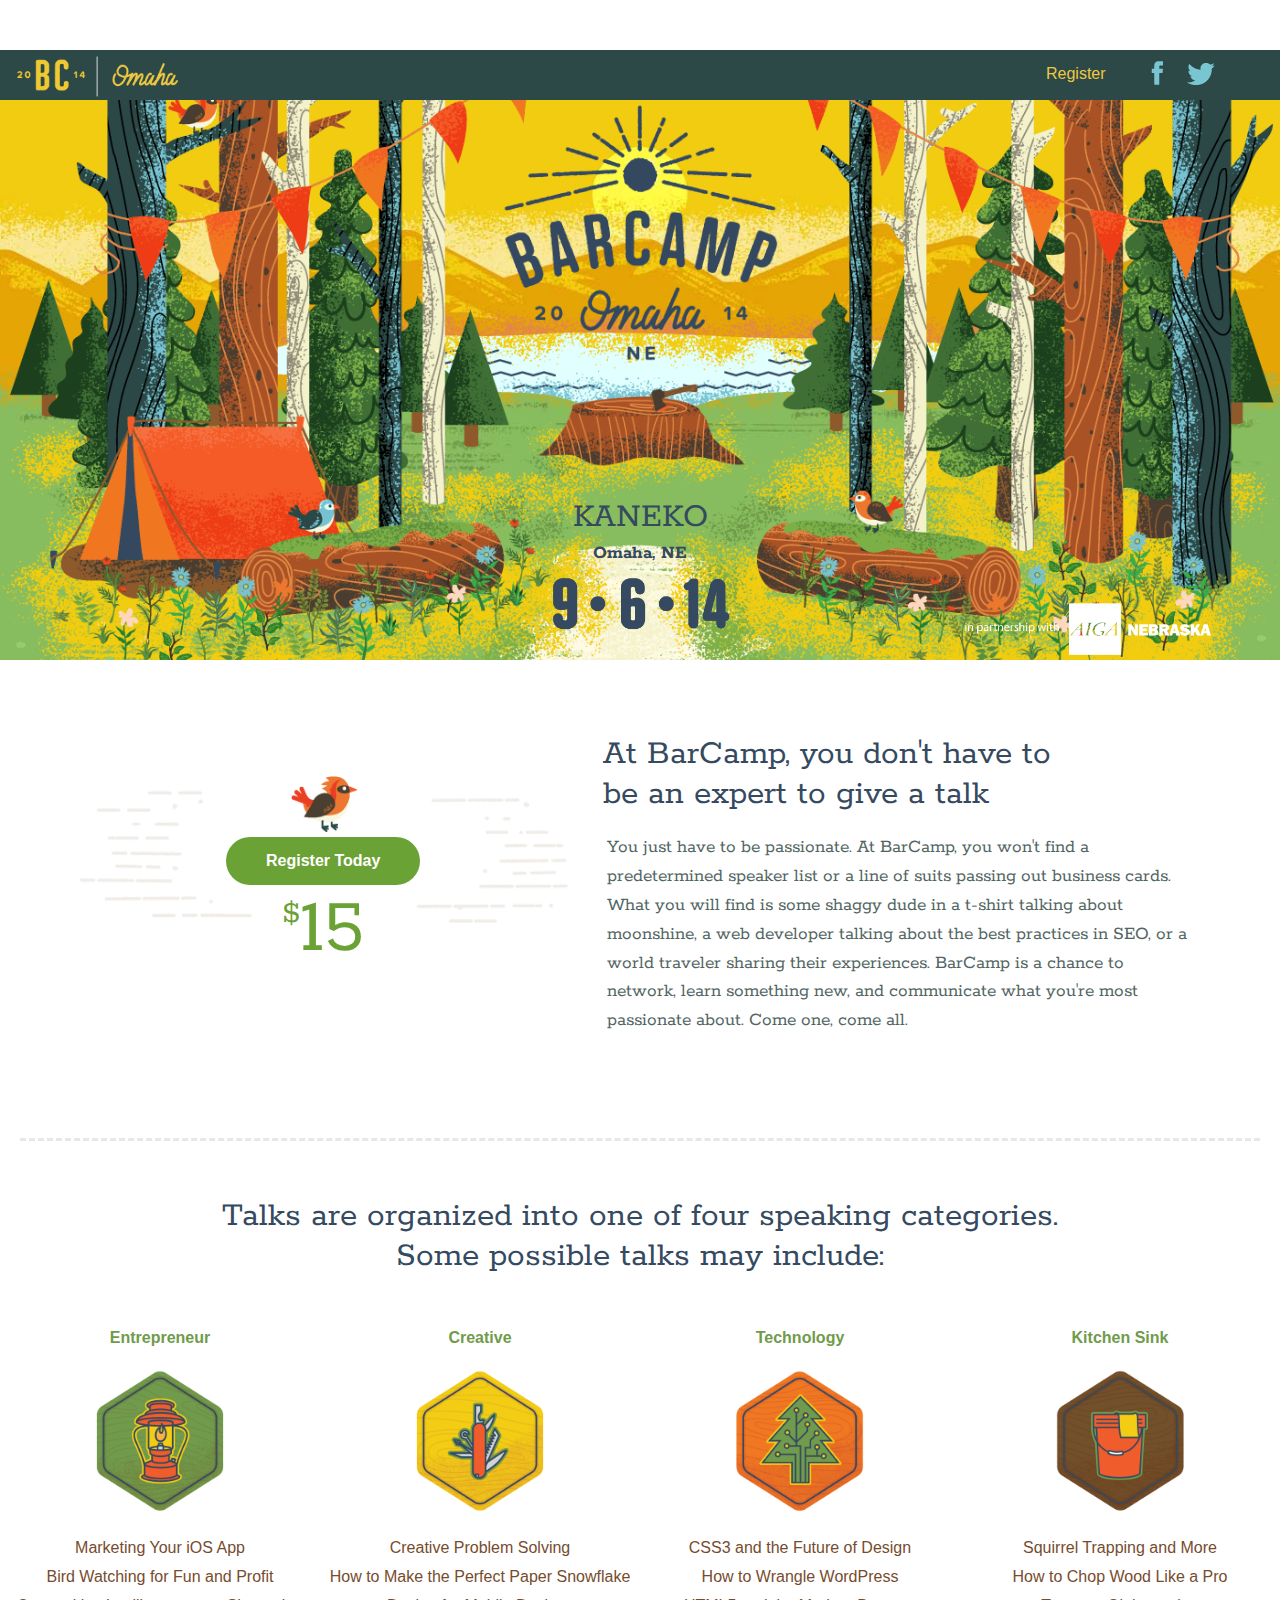
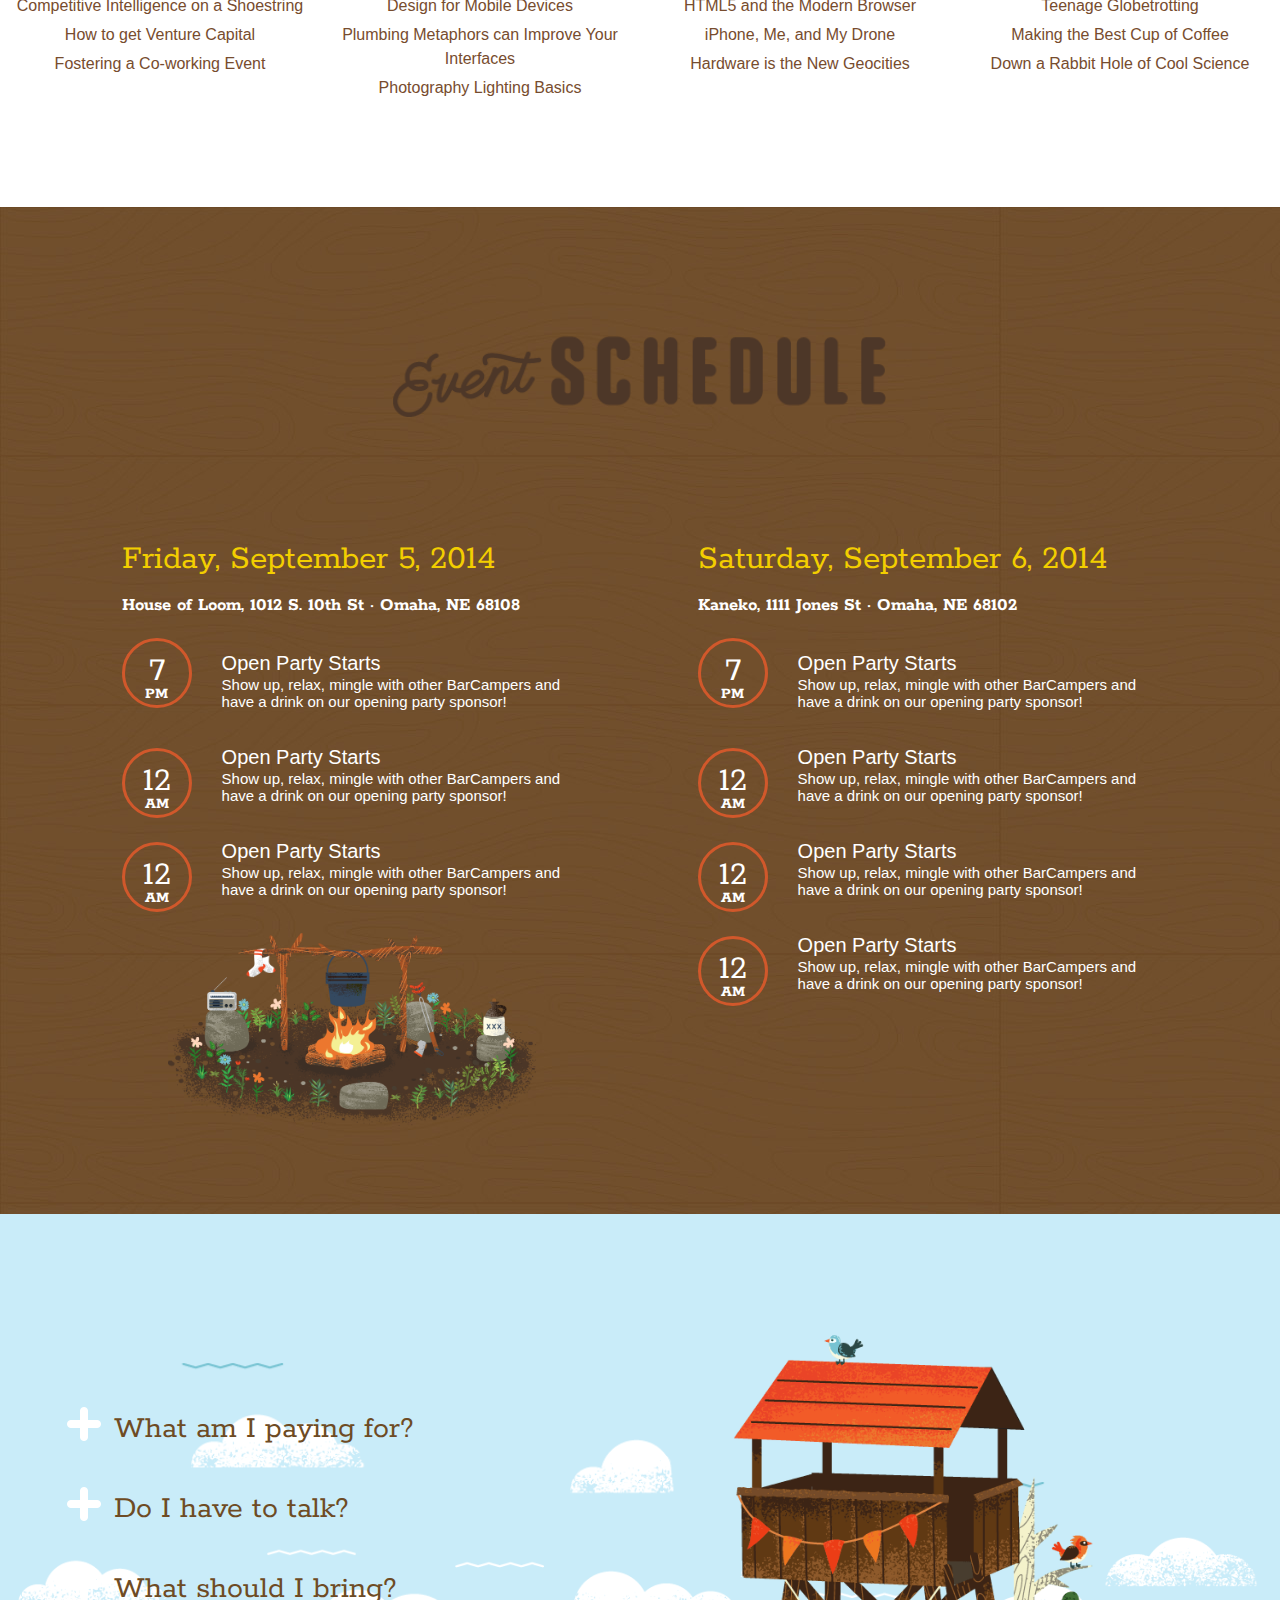
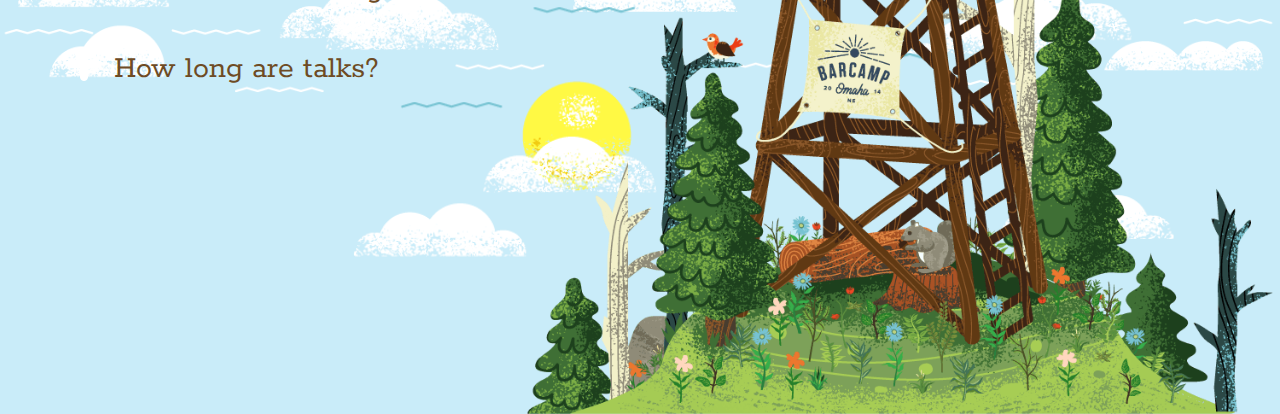
<file: index.html>
<!doctype html>
<html>
<head>
  <title> BarCamp Omaha 2014</title>
  <link href='http://fonts.googleapis.com/css?family=Rokkitt:400,700' rel='stylesheet' type='text/css'>
  <link rel="stylesheet" href="main.css">
  <meta charset="UTF-8">
</head>

<body>
  <div id="mobile_menu">
    
  </div>
  <!-- header -->
  <div id="home">
    
    <header>
      <img src="./assets/header_logo.png" alt="BarCamp Omaha 2014 Logo" id="logo">
      <div class="menu">
        <div id="hamburger" class="mobile">
        </div>
        <div id="social">
          <a href="" class="register">Register</a>
          <div class ="twitter" alt="twitter icon">
          </div>
          <div class ="facebook" alt="facebook icon">
          </div>
        
        </div>
      </div>
     
    </header>
    <!-- hero -->
    <div id="hero_wrapper">
      
      <img src="./assets/trees.png" alt="Trees image" id="trees">
      <img src="./assets/lake.png" alt="Lake image" id="lake">
      <img src="./assets/mountains.jpg" alt="Mountains image" id="mountains">
      <img src="./assets/hero_logo.png" alt="BarCamp Logo" id="hero">
      <div id="date">
        <h1 class="kaneko"> KANEKO </h1>
        <h2 class="blue"> Omaha, NE </h2>
      </div>
      <img src="./assets/date.png" alt="9-6-2014" id="date">
      <!-- Aiga -->
      <div id="aiga_container">
        <div class="aiga1">
        </div>
      </div>
      <div id="aiga_mobile">
        <div class="aiga">
        </div>
      </div>
      <!-- Aiga -->
    </div>
    <!-- register bird column-->
    <div class="part2_container">
      <div class="column_bird">
        <div id="bird_section">
          <div class="button_lines">
          </div>
          <img src="./assets/bird.png" alt="Bird" id="bird">
          <button id="register_today" type="submit"> Register Today </button>
          <h1 class="price"> $15 </h1>
        </div>
      </div>
  
      <!-- register bird column -->
      <div class="bird_copy">
        <div class="mobile_head">
          <h1 class="blue2"> At BarCamp, you don't have to be an expert to give a talk </h1>
        </div>
        <p> 
          You just have to be passionate. At BarCamp, you won't find a predetermined speaker list or a line of suits passing out business cards. What you will find is some shaggy dude in a t-shirt talking about moonshine, a web developer talking about the best practices in SEO, or a world traveler sharing their experiences. BarCamp is a chance to network, learn something new, and communicate what you're most passionate about. Come one, come all. 
        </p> 
      </div>
      <div style="clear:both"></div>
    </div>
    <div class="dashes">
    </div>

    <div class="line_break">
    </div>
    <h1 class="blue">
      Talks are organized into one of four speaking categories. 
      <br>
      Some possible talks may include:
    </br>
  </h1>

  <!-- badges -->
  <div id="badges">
    <div class="entrepreneur">
      <h2>Entrepreneur</h2>
      <div class="ebadge" alt="Entrepreneur">
      </div>
      <p class="details"> Marketing Your iOS App </p>
      <p class="details"> Bird Watching for Fun and Profit </p>
      <p class="details"> Competitive Intelligence on a Shoestring </p>
      <p class="details"> How to get Venture Capital </p>
      <p class="details"> Fostering a Co-working Event </p>
    </div>
    <div class="creative">
      <h2>Creative</h2>
      <div class="cbadge" alt="creative">
      </div>
      <p class="details"> Creative Problem Solving </p>
      <p class="details"> How to Make the Perfect Paper Snowflake </p>
      <p class="details"> Design for Mobile Devices </p>
      <p class="details"> Plumbing Metaphors can Improve Your Interfaces </p>
      <p class="details">Photography Lighting Basics </p>
    </div>

    <div class="technology">
      <h2>Technology</h2>
      <div class="tbadge" alt="creative">
      </div>
      <p class="details"> CSS3 and the Future of Design </p>
      <p class="details"> How to Wrangle WordPress </p>
      <p class="details"> HTML5 and the Modern Browser </p>
      <p class="details"> iPhone, Me, and My Drone </p>
      <p class="details"> Hardware is the New Geocities </p>
    </div>
    <div class="kitchen_sink">
      <h2>Kitchen Sink</h2>
      <div class="kbadge" alt="creative">
      </div>
      <p class="details"> Squirrel Trapping and More </p>
      <p class="details"> How to Chop Wood Like a Pro </p>
      <p class="details"> Teenage Globetrotting </p>
      <p class="details"> Making the Best Cup of Coffee  </p>
      <p class="details"> Down a Rabbit Hole of Cool Science </p>
    </div>
    <div style="clear:both"></div>
  </div>
  <!-- wood background part 3 -->
  <div class="part3_container"> 
    <div class="wood" alt="wood background">
      <div class="line_break">
      </div>
      <div class="line_break">
      </div>
      <div class="event_schedule" alt="event schedule">
      </div> 
      <!-- friday container -->
      <div class="event_container">
      
        <div class="friday_container">
          <h1 class="yellow">Friday, September 5, 2014 </h1>
          <h3 class="white"> House of Loom, 1012 S. 10th St &middot; Omaha, NE 68108</h3>
          <!---7pm -->
          <div class="circle">
            <h5>7</h5>
            <h4 class="white">PM</h4>
          </div>
          <h6>Open Party Starts
            <br>Show up, relax, mingle with other BarCampers and have a drink on our opening party sponsor!</br>
          </h6>
          <!---12am -->
          <div class="circle">
            <h5>12</h5>
            <h4 class="white">AM</h4>
          </div>
          <h6>Open Party Starts
            <br>Show up, relax, mingle with other BarCampers and have a drink on our opening party sponsor!</br>
          </h6>
        
          <!---12am -->
          <div class="circle">
            <h5>12</h5>
            <h4 class="white">AM</h4>
          </div>
          <h6>Open Party Starts
            <br>Show up, relax, mingle with other BarCampers and have a drink on our opening party sponsor!</br>
          </h6>
          <div class="fire" alt="camp fire">
          </div>
        </div>
      
          <!-- sat container -->
          <div class="saturday_container">
            <h1 class="yellow">Saturday, September 6, 2014 </h1>
            <h3 class="white"> Kaneko, 1111 Jones St &middot; Omaha, NE 68102</h3>
            <!---7pm -->
            <div class="circle">
              <h5>7</h5>
              <h4 class="white">PM</h4>
            </div>
            <h6>Open Party Starts
              <br>Show up, relax, mingle with other BarCampers and have a drink on our opening party sponsor!</br>
            </h6>
            <!---12am -->
            <div class="circle">
              <h5>12</h5>
              <h4 class="white">AM</h4>
            </div>
            <h6>Open Party Starts
              <br>Show up, relax, mingle with other BarCampers and have a drink on our opening party sponsor!</br>
            </h6>
        
            <!---12am -->
            <div class="circle">
              <h5>12</h5>
              <h4 class="white">AM</h4>
            </div>
            <h6>Open Party Starts
              <br>Show up, relax, mingle with other BarCampers and have a drink on our opening party sponsor!</br>
            </h6>
            <!---12am -->
            <div class="circle">
              <h5>12</h5>
              <h4 class="white">AM</h4>
            </div>
            <h6>Open Party Starts
              <br>Show up, relax, mingle with other BarCampers and have a drink on our opening party sponsor!</br>
            </h6>
        
          </div>
        </div>
        <div style="clear:both"></div>
        <div class="line_break">
        </div>
      </div>
    </div> 
    <div class="part4_container">
  
      <div class="sky">
        <div class="sky_copy">
          <ul>
            <li>What am I paying for?</li>
            <li>Do I have to talk?</li>
            <li>What should I bring?</li>
            <li>How long are talks?</li>
          </div>
        </div>
        <div class="tower">
        </div>
      </div>

      <!-- end of home div -->
    </div>
  <script style="text/javascript" src="global.js">
  </script>
  </body>
  </html>
</file>
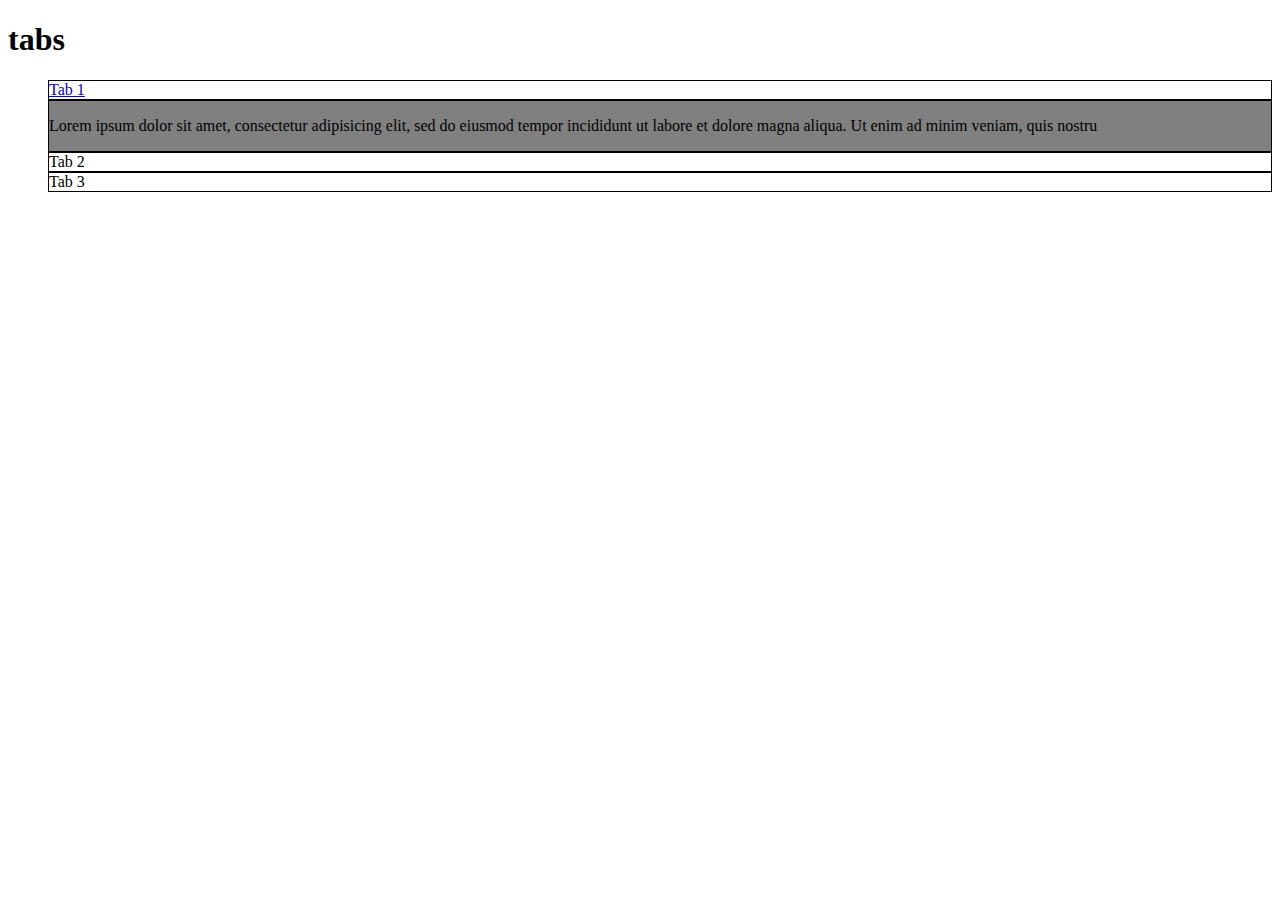
<file: Accordion/index.html>
<!doctype HTML>
<html>
  <head>
    <title>Accordion</title>
    <link rel="stylesheet" href="./global.css">
  </head>

  <body>
    <h1>tabs</h1>
    
    <div id="menu">
      <ul id="menu_tab">
        <li id="tab1"><a href="#">Tab 1</a></li>
          <div id="content1">
            <p>Lorem ipsum dolor sit amet, consectetur adipisicing elit, sed do eiusmod tempor incididunt ut labore et dolore magna aliqua. Ut enim ad minim veniam, quis nostru</p>
          </div>
        <li id="tab2">Tab 2</li>
          <div id="content2">
            <p>Lorem ipsum dolor sit amet, consectetur adipisicing elit, sed do eiusmod tempor incididunt ut labore et dolore magna aliqua. Ut enim ad minim veniam, quis nostru</p>
          </div>
        <li id="tab3">Tab 3</li>
          <div id="content3">
            <p>Lorem ipsum dolor sit amet, consectetur adipisicing elit, sed do eiusmod tempor incididunt ut labore et dolore magna aliqua. Ut enim ad minim veniam, quis nostru</p>
          </div>
      </ul>
    </div>
    
    <script type="text/javascript" src="global.js"></script>
  </body>

</html>
</file>
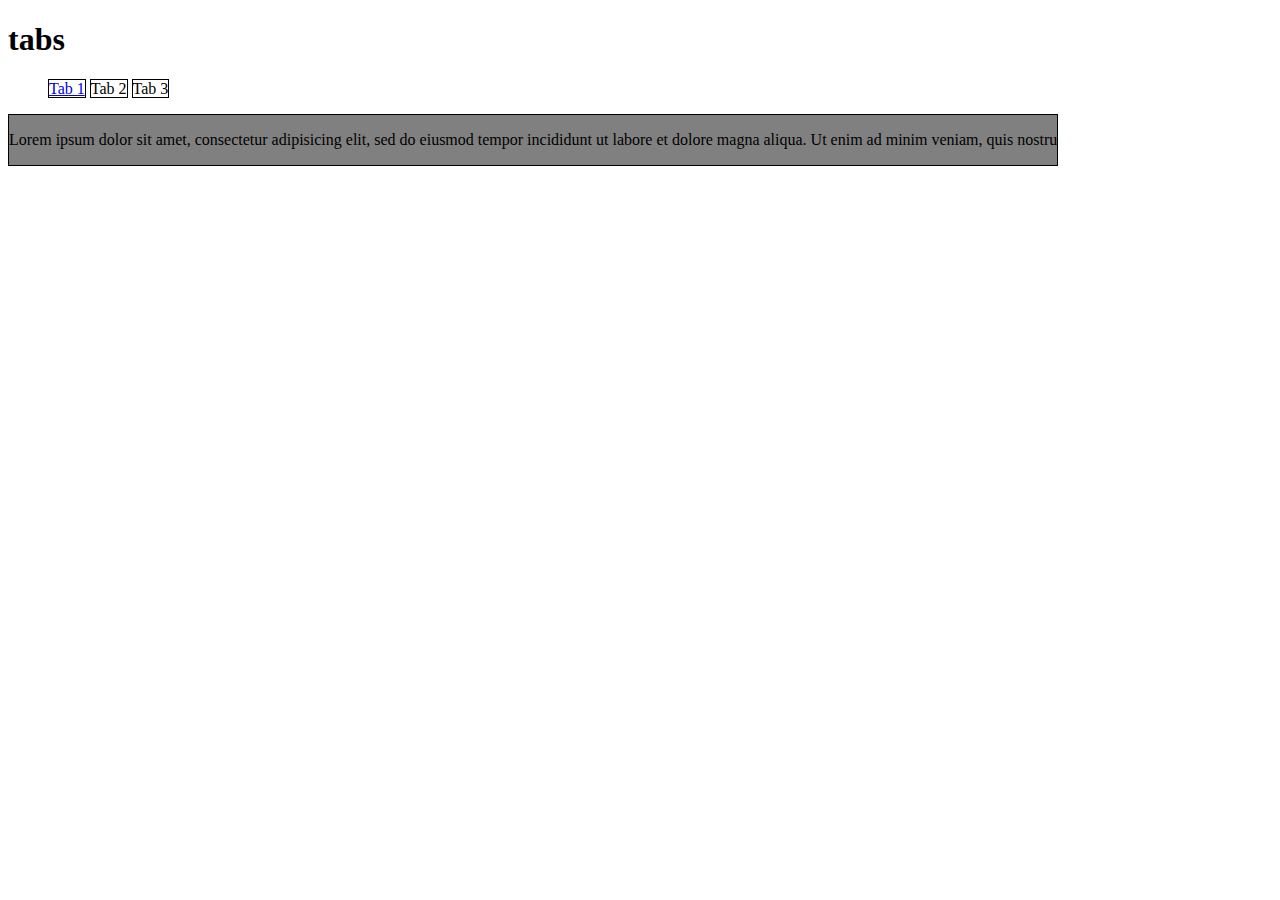
<file: tabs/index.html>
<!doctype HTML>
<html>
  <head>
    <title>tabs</title>
    <link rel="stylesheet" href="./global.css">
  </head>

  <body>
    <h1>tabs</h1>
    
    <div id="menu">
      <ul id="menu_tab">
        <li id="tab1"><a href="#">Tab 1</a></li>
        <li id="tab2">Tab 2</li>
        <li id="tab3">Tab 3</li>
      </ul>
    </div>
    <div id="content1">
      <p>Lorem ipsum dolor sit amet, consectetur adipisicing elit, sed do eiusmod tempor incididunt ut labore et dolore magna aliqua. Ut enim ad minim veniam, quis nostru</p>
    </div>
    <div id="content2">
      <p>Lorem ipsum dolor sit amet, consectetur adipisicing elit, sed do eiusmod tempor incididunt ut labore et dolore magna aliqua. Ut enim ad minim veniam, quis nostru</p>
    </div>
    <div id="content3">
      <p>Lorem ipsum dolor sit amet, consectetur adipisicing elit, sed do eiusmod tempor incididunt ut labore et dolore magna aliqua. Ut enim ad minim veniam, quis nostru</p>
    </div>
    
    <script type="text/javascript" src="global.js"></script>
  </body>

</html>
</file>
<file: main.css>
html {
  box-sizing: border-box;
}
*, *:before, *:after {
  box-sizing: inherit;
}

#home {
  position:relative;
  top:50px;
  width: 100%;
  overflow: hidden;
}

body {
  margin: 0;
}

ul {
  list-style-type: none;
  padding: 0px;
  margin: 0;
}

li {
  background-image: url(assets/plus.png);
  background-repeat: no-repeat;
  background-size:40px;
  padding-left: 50px;
  margin-top:30px;
  line-height:60px;
  font-family: 'Rokkitt', serif;
  color:#6E4B24;
  font-size:220%;
}

a {
  font-family: 'Helvetica Neue', Helvetica, Arial, sans-serif;
  font-size: 100%;
  color: #EEC842;
  text-decoration:none;
}

header {
  background-color: #2C4947;
  height: 50px;
  width: 100%;
  z-index:1000;
  position: fixed;
}

#logo {
  width: 175px;
  position: absolute;
  top:0;
  left:10px;
  padding: 5px;
}

#hero_wrapper {
  position:relative;
  display: block;
  margin: auto;
  margin: auto;
  overflow:hidden;
  height:auto;
}

.part2_container {
  position:relative;
  display:block;
  width:100%;
  padding:5%;
}
.part3_container {
  position:relative;
  margin-top:8%;
  display: block;
  overflow:hidden;
  height:auto;
}

.part4_container {
  position:relative;
  display: block;
  overflow:hidden;
  height:auto;
  background-color:#C9ECF9;
  
}

.sky {
  position: relative;
  display:block;
  height: 800px;
  background: url('assets/faqSky.png'), url('assets/clouds.png');
  background-position: 50% 50%;
  background-repeat:no-repeat;
  background-size: 100%;
}
  
.sky_copy {
  position:absolute;
  top:20%;
  left:5%;
  display: block;
  width:100%;
}

.tower {
  content:url('assets/tower.png');
  position: absolute;
  bottom:0;
  right:0;
  width:60%;
}

.wood {
  display:block;
  background-image: url("assets/board.jpg");
  background-repeat: repeat;
  height:auto;
  width:100%;
 
}

.event_schedule {
  position:relative;
  display:block;
  content:url("assets/schedule.png");
  width:50%;
  max-width:500px;
  margin-right:auto;
  margin-left:auto;
  margin-bottom:5%;
  margin-top:5%;
}

.event_container {
  position:relative;
  display:block;
  width:90%;
  margin-left:auto;
  margin-right:auto;
}

.friday_container {
  position:relative;
  display: block;
  float:left;
  width:50%;
  overflow:hidden;
  padding:5%;
}

.saturday_container {
  position:relative;
  display: block;
  width:50%;
  overflow:hidden;
  float:left;
  padding:5%;
}

.fire {
  content:url("assets/fire.png");
  width:80%;
  position: relative;
  display:block;
  margin-left: auto;
  margin-right: auto;
}

h1 {
  font-family: 'Rokkitt', serif;
  font-weight: normal;
  margin-left: auto;
  margin-right: auto;
  display: block;
  color: #526563;
  font-size: 200%;
  margin:10px;
}

h5 {
  font-family: 'Rokkitt', serif;
  font-weight: normal;
  text-align:center;
  display: block;
  color: white;
  font-size: 220%;
  margin:10px;
}

h1.blue {
  position: relative;
  text-align: center;
  font-family: 'Rokkitt', serif;
  margin: 5px;
  font-size: 220%;
  color: #354A60;
  z-index: 99;
  line-height:40px;
  margin-bottom: 40px;
}

h1.yellow {
  position: relative;
  text-align: left;
  margin:0;
  display:block;
  font-family: 'Rokkitt', serif;
  font-size: 220%;
  color: #F3CE00;
  z-index: 99;
  line-height:100%;
}

h1.kaneko {
  position: relative;
  text-align: center;
  font-family: 'Rokkitt', serif;
  margin: 5px;
  font-size: 220%;
  color: #354A60;
  z-index: 99;
}

h1.blue2 {
  position: relative;
  text-align: left;
  font-family: 'Rokkitt', serif;
  margin-right: 25%;
  margin-left: 3.25%;
  font-size: 220%;
  color: #354A60;
  z-index: 99;
}

h2 {
  font-family: 'Helvetica Neue', Helvetica, Arial, sans-serif;
  font-size: 100%;
  text-align: center;
  color: #709B4B;
  font-weight: bold;
}

h6 {
  font-family: 'Helvetica Neue', Helvetica, Arial, sans-serif;
  font-size: 15px;
  text-align: left;
  color: #ffffff;
  font-weight: normal;
}

h6::first-line {
  
  font-size: 20px;
  line-height:25px;
}

h2.blue {
  position: relative;
  text-align: center;
  font-family: 'Rokkitt', serif;
  margin: 5px;
  font-size: 120%;
  color: #354A60;
  z-index: 99;
}

h3.white {
  font-family: 'Rokkitt', serif;
  color:white;
  text-align: left;
}

h4.white {
  font-family: 'Rokkitt', serif;
  color:white;
  text-align: center;
  line-height:0;
  margin-top:-7px;
}

p {
  font-family: 'Rokkitt', serif;
  margin-right: 25px;
  margin-left: 25px;
  font-weight: normal;
  line-height: 1.5;
  color: #526563;
  font-size: 120%;
}

#trees {
  position: absolute;
  top: 0px;
  width: 100%;
  z-index: 3;
}

#lake {
  position: absolute;
  top: 0px;
  width: 100%;
  z-index: 2;
}

#mountains {
  position: absolute;
  width: 100%;
}

#hero {
  position: relative;
  z-index: 100;
  width: 22%;
  margin-left: auto;
  margin-right: auto;
  display: block;
  top: 50px;
}

#date {
  position: relative;
  z-index: 100;
  width: 15%;
  top: 40px;
  margin-left: auto;
  margin-right: auto;
  display: block;
}

.button_lines {
  content: url("assets/buttonLines.png");
  width: 100%;
  position: absolute;
  top: 60px;
  display: block;
    
}

#bird_section {
  position:relative;
  display:block;
  width:45%;
  float:left;
  margin-bottom:20px;
}

#bird {
  width: 13%;
  display: block;
  margin-right:auto;
  margin-left:auto;
  position: relative;
  margin-top:10%;
}

.bird_copy {
  display:block;
  position: relative;
  width:55%;
  overflow:hidden;
  float:left;
}

#register_today {
  font-family: 'Helvetica Neue', Helvetica, Arial, sans-serif;
  display: block;
  margin-right:auto;
  margin-left:auto;
  position: relative;
  margin-top:1%;
  background-color: #6BA235;
  font-size: 100%;
  color: white;
  padding-left: 40px;
  padding-right: 40px;
  padding-top: 15px;
  padding-bottom: 15px;
  border-radius: 25px;
  border: 0px solid;
  z-index: 1;
  font-weight: bold;
}

.price {
  font-family: 'Rokkitt', serif;
  color: #6BA235;
  font-size: 60pt;
  position: relative;
  text-align: center;
  display: block;
  margin-top: 0px;
}

.price::first-letter {
  font-size: 40%;
  vertical-align: super;
}

.center {
  text-align: center;
  margin-bottom: 10%;
  color: #354A60;
}

.details {
  color: #774C2E;
  text-align: center;
  font-family: 'Helvetica Neue', Helvetica, Arial, sans-serif;
  margin: 5px;
  font-size: 12pt;
}

.dashes {
  border-top: 3px dashed;
  margin: 20px;
  color: #E6E7E8;
}

.line_break {
  display: block;
  width:100%;
  height: 30px;
}

.entrepreneur {
  position: relative;
  display:block;
  float:left;
  width: 25%;
}

.creative {
  position: relative;
  display:block;
  float:left;
  width: 25%;
  
}

.technology {
  position: relative;
  display:block;
  float:left;
  width: 25%;
  
}

.kitchen_sink {
  position: relative;
  display:block;
  float:left;
  width: 25%;
  
}

#badges {
  position: relative;
  width:100%;
 
}

.ebadge {
  content:url("assets/b2.png");
  width: 50%;
  margin-right: auto;
  margin-left: auto;
  margin-bottom:15px;
}

.cbadge {
  content:url("assets/b3.png");
  width: 50%;
  margin-right: auto;
  margin-left: auto;
  margin-bottom:15px;
}

.tbadge {
  content:url("assets/b1.png");
  width: 50%;
  margin-right: auto;
  margin-left: auto;
  margin-bottom:15px;
}

.kbadge {
  content:url("assets/b4.png");
  width: 50%;
  margin-right: auto;
  margin-left: auto;
  margin-bottom:15px;
}

.facebook {
  float:right;
  display:block;
  margin-right:5%;
  content:url("assets/f.png")
    
}
  
.twitter {
  position:relative;
  display:block;
  top:2px;
  float:right;
  content:url("assets/t.png")
}

#social {
  position: absolute;
  display:block;
  top:9%;
  right:5%;
  width: 175px;
}

.register {
  float:left;
  display:block;
  position:relative;
  top:10px;
  left:5px;
}

#aiga_container {
  position:relative;
  display:block;
  bottom:-5%;
  right:5%;
  display: block;
  z-index: 3;
  width: 50%;
  float:right;
}

.aiga1 {
  content:url("assets/aiga.png");
  display:block;
  float: right;
  padding: 3px;
  width: 40%;
}


.circle {
  width: 70px;
  height: 70px;
  border: 3px solid #D1582B;
  border-radius: 100%;
  float: left;
  text-align: center;
  margin: 3px 30px 20px 0;
  color: #fff;
}

ul {
  list-style-type: none;
  padding: 0px;
  margin: 0;
}

li {
  background-image: url(assets/plus.png);
  background-repeat: no-repeat;
  background-size:40px;
  padding-left: 50px;
  margin-top:30px;
  line-height:50px;
  font-family: 'Rokkitt', serif;
  color:#6E4B24;
  font-size:200%;
}


/*ipad/mobile CSS*/
/*----------------------------------------------------------------------------------------------------------------*/

@media (max-width: 900px){
  
#mobile_menu {
  position:absolute;
  background-color:black;
  top:0;
  right:40%;
  border: 1px solid;
  width:200px;
  height:200px;
  z-index:5000;
  visibility:hidden;
}

#home {
  position:relative;
  top:50px;
  min-height: 100%;
  width: 100%;
  overflow: hidden;
}

body {
  margin: 0;
}

#logo {
  width: 175px;
  margin-left: 5px;
  padding: 5px;
}

#hero_wrapper {
  position:relative;
  height: 550px;
  overflow:hidden;
}

li {
  background-image: url(assets/plus.png);
  background-repeat: no-repeat;
  background-size:40px;
  padding-left: 50px;
  margin-top:30px;
  line-height:50px;
  font-family: 'Rokkitt', serif;
  color:#6E4B24;
  font-size:200%;
}
.register {
  display:none;
}
  
.sky_copy {
  position:absolute;
  top:20%;
  left:5%;
  display: block;
  width:90%;
}
  
h1 {
  font-family: 'Rokkitt', serif;
  font-weight: normal;
  margin-right: 20px;
  margin-left: 20px;
  color: #526563;
  font-size: 25pt;
  line-height:35px;
}

h1.blue {
  font-family: 'Rokkitt', serif;
  font-weight: normal;
  margin-right: 40px;
  margin-left: 40px;
  color: #334860;
  font-size: 25pt;
  line-height:35px;
}
  
h5 {
  font-family: 'Rokkitt', serif;
  font-weight: normal;
  text-align:center;
  display: block;
  color: #ffffff;
  font-size: 220%;
  margin:10px;
}
  
h6 {
  font-family: 'Helvetica Neue', Helvetica, Arial, sans-serif;
  font-size: 15px;
  text-align: left;
  color: #ffffff;
  font-weight: normal;
}
  
h6::first-line {
    
  font-size: 20px;
  line-height:25px;
}
  
h2 {
  font-family: 'Helvetica Neue', Helvetica, Arial, sans-serif;
  font-size: 15pt;
  text-align: center;
  color: #709B4B;
  font-weight: bold;
}
  
h2.blue {
  font-family: 'Rokkitt', serif;
  font-size: 12pt;
  text-align: center;
  color: #334860;
  line-height:10px;
}


h1.blue2 {
  position: relative;
  text-align: left;
  font-family: 'Rokkitt', serif;
  margin-right: 25%;
  font-size: 220%;
  color: #354A60;
  z-index: 99;
}
p {
  font-family: 'Rokkitt', serif;
  margin-right: 8%;
  margin-left: 8%;
  font-weight: normal;
  line-height: 1.5;
  color: #526563;
  font-size: 16pt;
}

hr {
  margin: 20px;
  opacity: 0.5;
}

.facebook {
  display:none;
    
}

.twitter {
  display:none;
    
}
#social {
  display:none;
    
}
.register {
  display:none;
}

#aiga_container {
  display:none;
}

.aiga1 {
  display:none;
}

#trees {
  position: absolute;
  width: 900px;
  margin-left: -450px;
  margin-right: -450px;
  display: block;
  left: 50%;
  right: 50%;
  z-index: 2;
}

#lake {
  width: 900px;
  position: absolute;
  margin-right: -450px;
  margin-left: -450px;
  right: 50%;
  left: 50%;
  display: block;
  z-index: 1
}

#mountains {
  width: 900px;
  position: absolute;
  margin-right: -450px;
  margin-left: -450px;
  right: 50%;
  left: 50%;
  display: block;
  z-index: 0
}

#hero {
  position: relative;
  z-index: 3;
  width: 225px;
  margin-left: auto;
  margin-right: auto;
  display: block;
  top: 40px;
}

#date {
  position: relative;
  z-index: 3;
  width: 150px;
  top: 20px;
  margin-left: auto;
  margin-right: auto;
  display: block;
}
  
.menu {
  position:absolute;
  top: 5px;
  right: 30px;
  padding: 5px;
    
}

.mobile {
  position:relative;
  width:45px;
  content:url("assets/menu.png")
}
  
#aiga_mobile {
  background-color: #536563;
  height:12%;
  width:100%;
  position:absolute;
  bottom:0;
  z-index:400;
    
}
.aiga {
  content:url("assets/aiga.png");
  width: 210px;
  position:relative;
  top:10%;
  bottom:10%;
  display:block;
  margin-right:auto;
  margin-left:auto;
}
  
.button_lines {
  content: url("assets/buttonLines.png");
  width: 100%;
  position: absolute;
  top: 20px;
  display: block;
    
}

#bird_section {
  position:relative;
  display:block;
  width:400px;
  float:none;
  margin-left:auto;
  margin-right:auto;
}


#bird {
  display: block;
  position: relative;
  margin-left: auto;
  margin-right: auto;
  width: 50px;
}
  
.bird_copy {
  position: relative;
  width:100%;
  margin-right:auto;
  margin-left:auto;
}

#register_bird {
  font-family: 'Helvetica Neue', Helvetica, Arial, sans-serif;
  display: block;
  margin: 0 auto;
  position: relative;
  top: 95px;
  background-color: #6BA235;
  font-size: 12pt;
  color: white;
  padding-left: 40px;
  padding-right: 40px;
  padding-top: 15px;
  padding-bottom: 15px;
  border-radius: 25px;
  border: 0px solid;
  z-index: 1;
  font-weight: bold;
}

.mobile_head {
  display:block;
  width:100%;
  margin-left: 5%;
    
}

.badges {
  margin-left: auto;
  margin-top: 15px;
  margin-bottom: 15px;
  margin-right: auto;
  display: block;
  width: 200px;
}

.details {
  color: #774C2E;
  text-align: center;
  font-family: 'Helvetica Neue', Helvetica, Arial, sans-serif;
  margin: 5px;
  font-size: 12pt;
}

.dashes {
  border-top: 3px dashed;
  margin: 20px;
  color: #E6E7E8;
}

.line_break {
  display: block;
  width:100%;
  height: 30px;
}

.entrepreneur {
  position: relative;
  display:block;
  float:left;
  width: 50%;
  border-left: 1px solid #ffffff;
  border-top: 1px solid #ffffff;
  border-right: 1px solid #ffffff;
  border-bottom: 1px solid #ffffff;
  padding:2% 2% 5% 2%;
    
}

.creative {
  position: relative;
  display:block;
  float:left;
  width: 50%;
  border-left: 1px solid #BCBEC0;
  border-top: 1px solid #ffffff;
  border-right: 1px solid #ffffff;
  border-bottom: 1px solid #ffffff;
  padding:2% 2% 5% 2%;
    
}

.technology {
  position: relative;
  display:block;
  float:left;
  width: 50%;
  border-left: 1px solid #ffffff;
  border-top: 1px solid #BCBEC0;
  border-right: 1px solid #ffffff;
  border-bottom: 1px solid #ffffff;
  padding:2% 2% 5% 2%;
}

.kitchen_sink {
  position: relative;
  display:block;
  float:left;
  width: 50%;
  border-left: 1px solid #BCBEC0;
  border-top: 1px solid #BCBEC0;
  border-right: 1px solid #ffffff;
  border-bottom: 1px solid #ffffff;
  padding:2% 2% 5% 2%;
    
}
#badges {
  position: relative;
  width:100%;
    
}
  
.event_container {
  position:relative;
  display:block;
  width:90%;
  margin-left:auto;
  margin-right:auto;
  
}
  
.friday_container {
  position:relative;
  display: block;
  margin: auto;
  margin: auto;
  width:100%;
  float:none;
  overflow:hidden;
  padding:5%;
}

.saturday_container {
  position:relative;
  display: block;
  margin: auto;
  margin: auto;
  width:100%;
  float:none;
  overflow:hidden;
  padding:5%;
}
.sky {
  position: relative;
  height: 800px;
  background: none;
  background-position: 50% 50%;
  background-repeat:no-repeat;
  background-size: 100%;
}

}

/*mobile only----------------------------*/
@media (max-width: 520px) {

.entrepreneur {
  position: relative;
  display:block;
  width: 100%;
  border-bottom: 1px solid #BCBEC0;
  border-right: 1px solid #ffffff;
  border-left: 1px solid #ffffff;
}

.creative {
  position: relative;
  display:block;
  width: 100%;
  border-left: 1px solid #ffffff;
  border-right: 1px solid #ffffff;
}

.technology {
  position: relative;
  width: 100%;
  border-right: 1px solid #ffffff;
  border-left: 1px solid #ffffff;
}

.kitchen_sink {
  position: relative;
  width: 100%;
  border-bottom: 1px solid #ffffff;
  border-right: 1px solid #ffffff;
  border-left: 1px solid #ffffff;
}

#badges {
  position: relative;
  display: block;
  width:100%;
  padding:5%;
    
}
  
.event_schedule {
  position:relative;
  display:block;
  content:url("assets/schedule.png");
  width:80%;
}

.friday_container {
  position:relative;
  display: block;
  margin: auto;
  margin: auto;
  width:100%;
  float:none;
  overflow:hidden;
  padding:5%;
}

.saturday_container {
  position:relative;
  display: block;
  margin: auto;
  margin: auto;
  width:100%;
  float:none;
  overflow:hidden;
  padding:5%;
}
  
  
}
</file>
<file: Accordion/global.css>
#menu {
  position: relative;    
}

#menu ul {
  list-style: none;
}

#menu li {
  border: 1px black solid;
}

#content1 {
  display: block;
  position: relative;
  border: 1px black solid;
  background-color:gray;
}

#content2 {
  position: relative;
  display: none;
  border: 1px black solid;
  background-color:gray;
}

#content3 {
  border: 1px black solid;
  background-color:gray;
  display: none;
}
</file>
<file: tabs/global.css>
#menu {
  position: relative;    
}

#menu li {
  display: inline;
  border: 1px black solid;
}

#content1 {
  position: absolute;
  border: 1px black solid;
  background-color:gray;
  visibility: visible;
}

#content2 {
  position: absolute;
  border: 1px black solid;
  background-color:gray;
  visibility: hidden;
}

#content3 {
  border: 1px black solid;
  background-color:gray;
  visibility: hidden;
}
</file>
